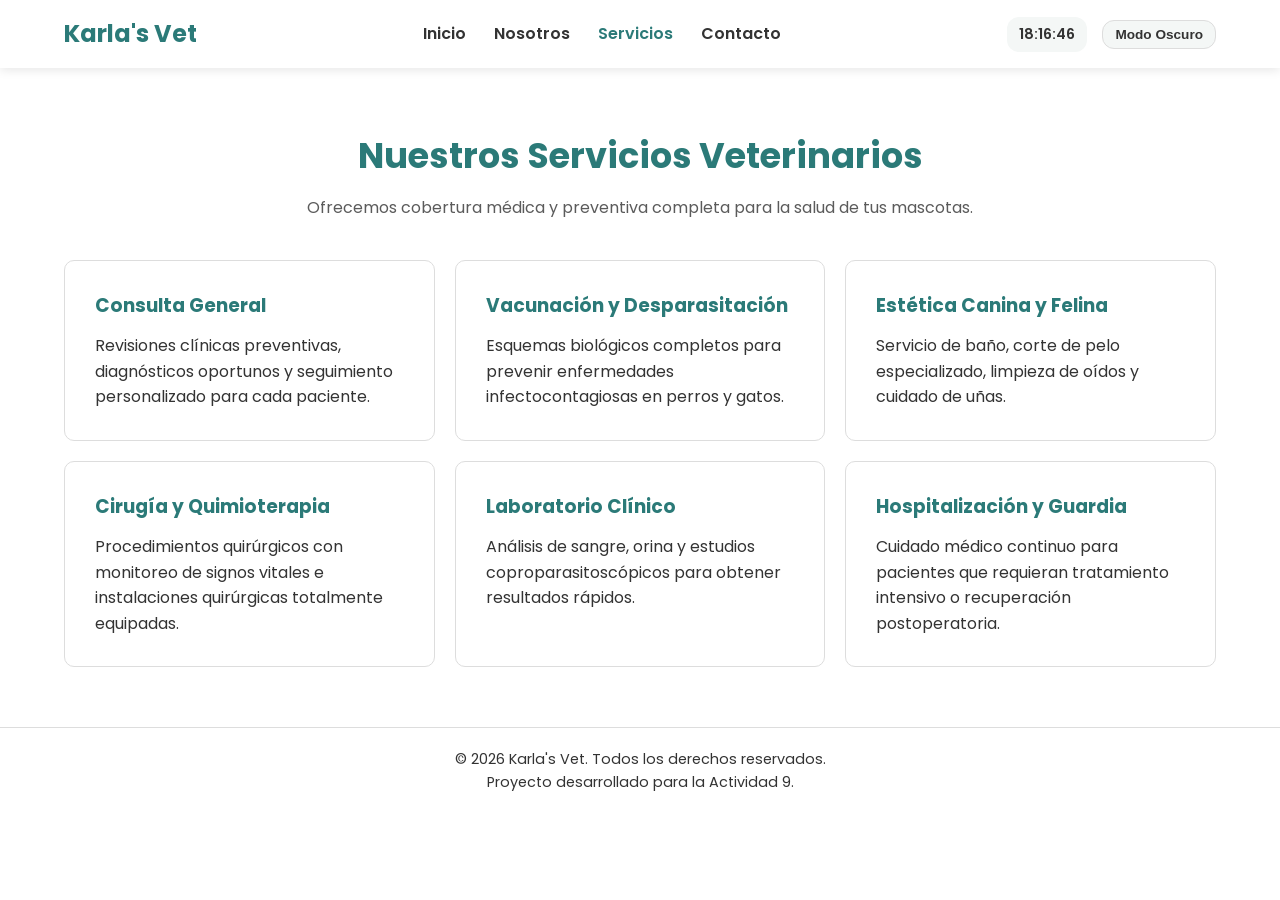
<file: servicios.html>
<!DOCTYPE html>
<html lang="es">
<head>
  <meta charset="UTF-8">
  <meta name="viewport" content="width=device-width, initial-scale=1.0">
  <title>Servicios - Karla's Vet</title>

  <!-- Fuentes de Google -->
  <link href="https://fonts.googleapis.com/css2?family=Poppins:wght@300;400;600;700&display=swap" rel="stylesheet">

  <!-- Hoja de estilos principal -->
  <link rel="stylesheet" href="css/estilos.css">
</head>
<body>

  <!-- Encabezado y barra de navegación -->
  <header class="header">
    <div class="container nav-container">
      <div class="logo">
        <h1>Karla's Vet</h1>
      </div>
      
      <!-- Menú de navegación principal -->
      <nav class="nav-menu">
        <a href="index.html#inicio">Inicio</a>
        <a href="index.html#nosotros">Nosotros</a>
        <a href="servicios.html" class="active">Servicios</a>
        <a href="index.html#contacto">Contacto</a>
      </nav>

      <!-- Panel con reloj y cambio de tema -->
      <div class="header-widgets">
        <span id="reloj-digital" class="reloj">00:00:00</span>
        <button id="btn-theme" class="btn-theme" type="button">Modo Oscuro</button>
      </div>
    </div>
  </header>

  <!-- Catalogo completo de servicios -->
  <section class="section">
    <div class="container">
      <h2 class="section-title">Nuestros Servicios Veterinarios</h2>
      <p class="section-subtitle">Ofrecemos cobertura médica y preventiva completa para la salud de tus mascotas.</p>

      <div class="services-grid">
        <div class="service-card">
          <h3>Consulta General</h3>
          <p>Revisiones clínicas preventivas, diagnósticos oportunos y seguimiento personalizado para cada paciente.</p>
        </div>

        <div class="service-card">
          <h3>Vacunación y Desparasitación</h3>
          <p>Esquemas biológicos completos para prevenir enfermedades infectocontagiosas en perros y gatos.</p>
        </div>

        <div class="service-card">
          <h3>Estética Canina y Felina</h3>
          <p>Servicio de baño, corte de pelo especializado, limpieza de oídos y cuidado de uñas.</p>
        </div>

        <div class="service-card">
          <h3>Cirugía y Quimioterapia</h3>
          <p>Procedimientos quirúrgicos con monitoreo de signos vitales e instalaciones quirúrgicas totalmente equipadas.</p>
        </div>

        <div class="service-card">
          <h3>Laboratorio Clínico</h3>
          <p>Análisis de sangre, orina y estudios coproparasitoscópicos para obtener resultados rápidos.</p>
        </div>

        <div class="service-card">
          <h3>Hospitalización y Guardia</h3>
          <p>Cuidado médico continuo para pacientes que requieran tratamiento intensivo o recuperación postoperatoria.</p>
        </div>
      </div>
    </div>
  </section>

  <!-- Pie de página -->
  <footer class="footer">
    <div class="container footer-content">
      <p>&copy; 2026 Karla's Vet. Todos los derechos reservados.</p>
      <p>Proyecto desarrollado para la Actividad 9.</p>
    </div>
  </footer>

  <!-- Botón para regresar al inicio de la página -->
  <button id="btn-ir-arriba" class="btn-ir-arriba" title="Volver arriba" type="button">Arriba</button>

  <!-- Carga de jQuery y script general -->
  <script src="https://code.jquery.com/jquery-3.6.0.min.js"></script>
  <script src="js/script.js"></script>
</body>
</html>
</file>
<file: css/estilos.css>
/* Variables de color y estilos base */
:root {
  --primary-color: #2b7a78;
  --primary-hover: #172a3a;
  --accent-color: #3aaf9f;
  --bg-color: #ffffff;
  --bg-alt-color: #f4f7f6;
  --text-color: #333333;
  --card-bg: #ffffff;
  --border-color: #dddddd;
  --transition: all 0.3s ease;
}

/* Modo oscuro activado dinámicamente */
body.dark-mode {
  --primary-color: #3aaf9f;
  --primary-hover: #52deca;
  --accent-color: #2b7a78;
  --bg-color: #121212;
  --bg-alt-color: #1e1e1e;
  --text-color: #e0e0e0;
  --card-bg: #242424;
  --border-color: #333333;
}

* {
  margin: 0;
  padding: 0;
  box-sizing: border-box;
}

body {
  font-family: 'Poppins', sans-serif;
  background-color: var(--bg-color);
  color: var(--text-color);
  line-height: 1.6;
  transition: var(--transition);
}

.container {
  width: 90%;
  max-width: 1200px;
  margin: 0 auto;
}

.section {
  padding: 60px 0;
}

.dark-bg-alt {
  background-color: var(--bg-alt-color);
}

.section-title {
  text-align: center;
  font-size: 2.2rem;
  color: var(--primary-color);
  margin-bottom: 10px;
}

.section-subtitle {
  text-align: center;
  margin-bottom: 40px;
  opacity: 0.8;
}

/* Botones principales */
.btn-primary {
  display: inline-block;
  background-color: var(--primary-color);
  color: #ffffff;
  padding: 10px 24px;
  border: none;
  border-radius: 25px;
  text-decoration: none;
  font-weight: 600;
  cursor: pointer;
  transition: var(--transition);
}

.btn-primary:hover {
  background-color: var(--primary-hover);
}

/* Encabezado y navegación */
.header {
  position: sticky;
  top: 0;
  background-color: var(--card-bg);
  box-shadow: 0 2px 10px rgba(0,0,0,0.1);
  z-index: 1000;
  padding: 15px 0;
  transition: var(--transition);
}

.nav-container {
  display: flex;
  justify-content: space-between;
  align-items: center;
  flex-wrap: wrap;
}

.logo h1 {
  font-size: 1.5rem;
  color: var(--primary-color);
}

.nav-menu a {
  margin: 0 12px;
  text-decoration: none;
  color: var(--text-color);
  font-weight: 600;
  transition: var(--transition);
}

.nav-menu a:hover,
.nav-menu a.active {
  color: var(--primary-color);
}

.header-widgets {
  display: flex;
  align-items: center;
  gap: 15px;
}

.reloj {
  font-size: 0.9rem;
  font-weight: 600;
  background: var(--bg-alt-color);
  padding: 6px 12px;
  border-radius: 12px;
}

.btn-theme {
  background: var(--bg-alt-color);
  color: var(--text-color);
  border: 1px solid var(--border-color);
  padding: 6px 12px;
  border-radius: 12px;
  font-size: 0.85rem;
  cursor: pointer;
  font-weight: 600;
}

/* Seccion del carrusel bxSlider */
.hero-section {
  padding: 30px 0;
}

.slide {
  height: 380px;
  border-radius: 15px;
  display: flex;
  align-items: center;
  justify-content: center;
  text-align: center;
  color: #ffffff;
  padding: 20px;
  background-size: cover;
  background-position: center;
}

.slide-1 { background: linear-gradient(rgba(0,0,0,0.55), rgba(0,0,0,0.55)), url('https://images.unsplash.com/photo-1532712938310-34cb3982ef74?auto=format&fit=crop&w=1200&q=80'); }
.slide-2 { background: linear-gradient(rgba(0,0,0,0.55), rgba(0,0,0,0.55)), url('https://images.unsplash.com/photo-1628009368231-7bb7cfcb0def?auto=format&fit=crop&w=1200&q=80'); }
.slide-3 { background: linear-gradient(rgba(0,0,0,0.55), rgba(0,0,0,0.55)), url('https://images.unsplash.com/photo-1516734212186-a967f81ad0d7?auto=format&fit=crop&w=1200&q=80'); }

.slide-content h2 {
  font-size: 2.2rem;
  margin-bottom: 10px;
}

.slide-content p {
  font-size: 1.1rem;
  margin-bottom: 20px;
}

/* Estilos de bxSlider */
.bx-wrapper {
  border: none !important;
  box-shadow: none !important;
  background: transparent !important;
  margin-bottom: 0 !important;
}

/* Acordeon interactivo */
.accordion-container {
  margin-top: 30px;
}

.accordion-item {
  border: 1px solid var(--border-color);
  margin-bottom: 10px;
  border-radius: 8px;
  overflow: hidden;
}

.accordion-header {
  width: 100%;
  padding: 15px;
  background-color: var(--card-bg);
  color: var(--text-color);
  border: none;
  text-align: left;
  font-weight: 600;
  cursor: pointer;
  font-size: 1rem;
}

.accordion-body {
  display: none;
  padding: 15px;
  background-color: var(--bg-alt-color);
  border-top: 1px solid var(--border-color);
}

/* Tarjetas de servicios */
.services-grid {
  display: grid;
  grid-template-columns: repeat(auto-fit, minmax(280px, 1fr));
  gap: 20px;
}

.service-card {
  background-color: var(--card-bg);
  padding: 30px;
  border-radius: 10px;
  border: 1px solid var(--border-color);
  transition: var(--transition);
}

.service-card:hover {
  transform: translateY(-5px);
}

.service-card h3 {
  color: var(--primary-color);
  margin-bottom: 12px;
}

/* Formulario y mapa */
.contact-grid {
  display: grid;
  grid-template-columns: 1fr 1fr;
  gap: 30px;
}

.contact-form {
  background-color: var(--card-bg);
  padding: 25px;
  border-radius: 10px;
  border: 1px solid var(--border-color);
}

.form-group {
  margin-bottom: 15px;
}

.form-group label {
  display: block;
  margin-bottom: 5px;
  font-weight: 600;
}

.form-group input,
.form-group textarea {
  width: 100%;
  padding: 10px;
  border: 1px solid var(--border-color);
  border-radius: 5px;
  background-color: var(--bg-color);
  color: var(--text-color);
}

.form-alerta {
  padding: 10px;
  margin-bottom: 15px;
  border-radius: 5px;
  display: none;
}

.form-alerta.error {
  background-color: #f8d7da;
  color: #721c24;
}

.form-alerta.exito {
  background-color: #d4edda;
  color: #155724;
}

.mapa-container {
  background-color: var(--card-bg);
  padding: 20px;
  border-radius: 10px;
  border: 1px solid var(--border-color);
}

.mapa-container h3 {
  margin-bottom: 15px;
}

/* Pie de pagina */
.footer {
  background-color: var(--card-bg);
  padding: 20px 0;
  text-align: center;
  border-top: 1px solid var(--border-color);
  font-size: 0.9rem;
}

/* Boton para regresar arriba */
.btn-ir-arriba {
  position: fixed;
  bottom: 20px;
  right: 20px;
  padding: 10px 16px;
  background-color: var(--primary-color);
  color: #ffffff;
  border: none;
  border-radius: 20px;
  font-size: 0.85rem;
  font-weight: 600;
  cursor: pointer;
  display: none;
  z-index: 1000;
  box-shadow: 0 2px 10px rgba(0,0,0,0.2);
}

/* Adaptacion a pantallas pequeñas */
@media (max-width: 768px) {
  .nav-container {
    flex-direction: column;
    gap: 12px;
  }
  
  .contact-grid {
    grid-template-columns: 1fr;
  }

  .slide-content h2 {
    font-size: 1.6rem;
  }
}
</file>
